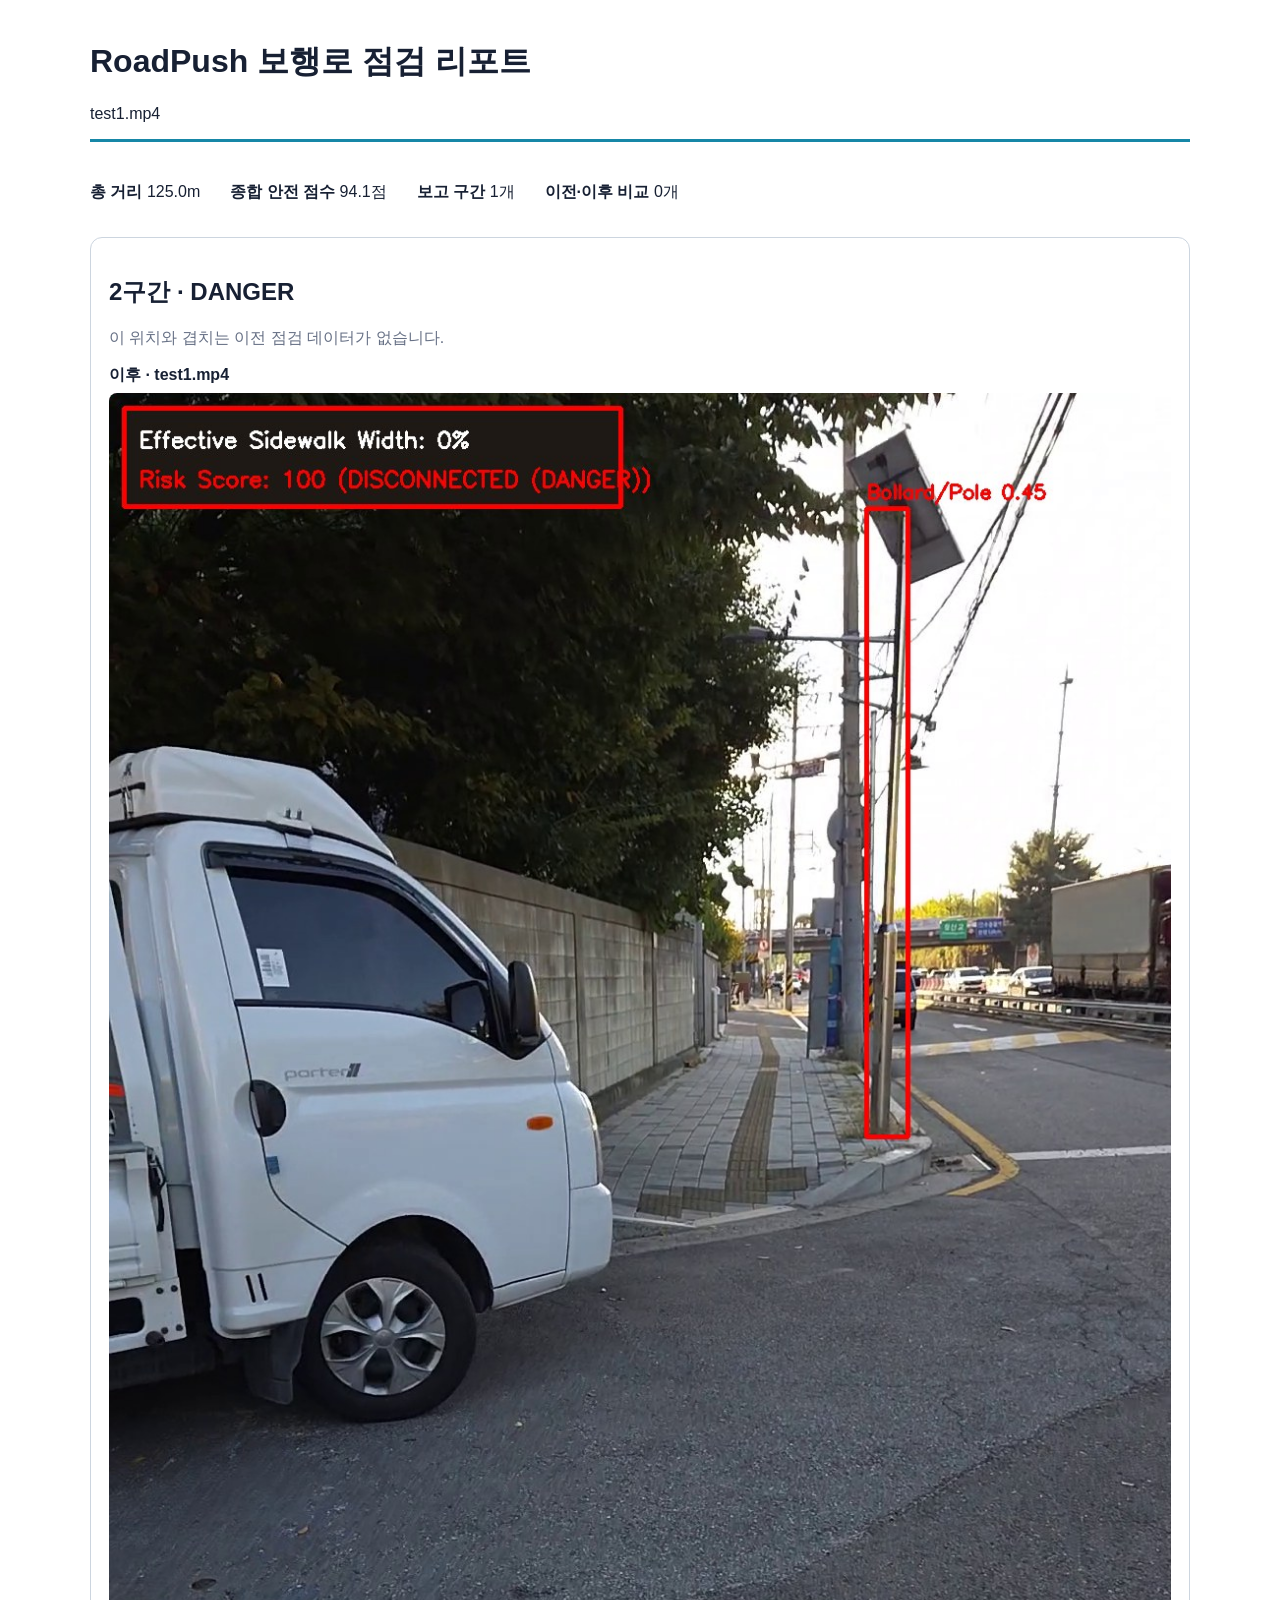
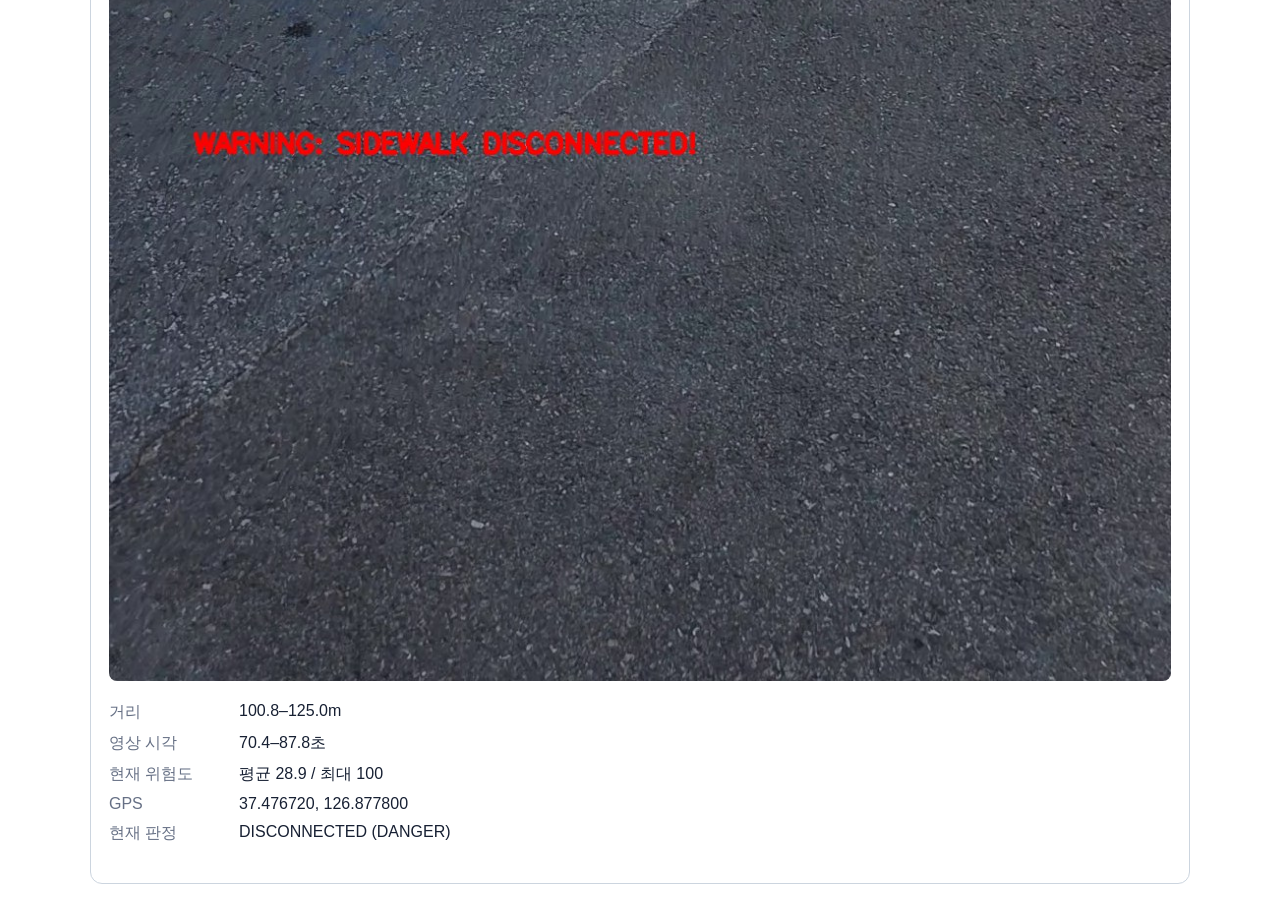
<file: 제출자료/지자체점검리포트/video_1/inspection_report.html>
<!doctype html><html lang="ko"><head><meta charset="utf-8"><title>RoadPush 점검 리포트</title>
        <style>body{font-family:sans-serif;max-width:1100px;margin:40px auto;color:#172033}header{border-bottom:3px solid #1687a7;margin-bottom:24px}.summary{display:flex;gap:30px;flex-wrap:wrap}article{break-inside:avoid;border:1px solid #ccd5df;border-radius:12px;padding:18px;margin:18px 0}.comparison{display:grid;grid-template-columns:1fr 1fr;gap:14px}figure{margin:10px 0}figcaption{font-weight:700;margin-bottom:7px}img{display:block;width:100%;height:auto;border-radius:8px;background:#eef2f6}.missing-image{display:grid;place-items:center;width:100%;aspect-ratio:16/9;border-radius:8px;background:#eef2f6;color:#667085}.change{padding:10px;border-radius:8px;background:#eef6f8}.change.개선{color:#087a61}.change.악화{color:#c13644}.new-location{color:#667085}dl div{display:flex;gap:20px;padding:5px 0}dt{width:110px;color:#667085}dd{margin:0}@media(max-width:700px){.comparison{grid-template-columns:1fr}}</style></head>
        <body><header><h1>RoadPush 보행로 점검 리포트</h1><p>test1.mp4</p></header>
        <section class="summary"><p><b>총 거리</b> 125.0m</p><p><b>종합 안전 점수</b> 94.1점</p><p><b>보고 구간</b> 1개</p><p><b>이전·이후 비교</b> 0개</p></section>
        
            <article>
              <h2>2구간 · DANGER</h2>
              <p class="new-location">이 위치와 겹치는 이전 점검 데이터가 없습니다.</p><figure><figcaption>이후 · test1.mp4</figcaption><img src="frames/segment_001_after.jpg" alt="현재 분석 프레임"></figure>
              <dl>
                <div><dt>거리</dt><dd>100.8–125.0m</dd></div>
                <div><dt>영상 시각</dt><dd>70.4–87.8초</dd></div>
                <div><dt>현재 위험도</dt><dd>평균 28.9 / 최대 100</dd></div>
                <div><dt>GPS</dt><dd>37.476720, 126.877800</dd></div>
                <div><dt>현재 판정</dt><dd>DISCONNECTED (DANGER)</dd></div>
              </dl>
            </article>
            </body></html>
</file>
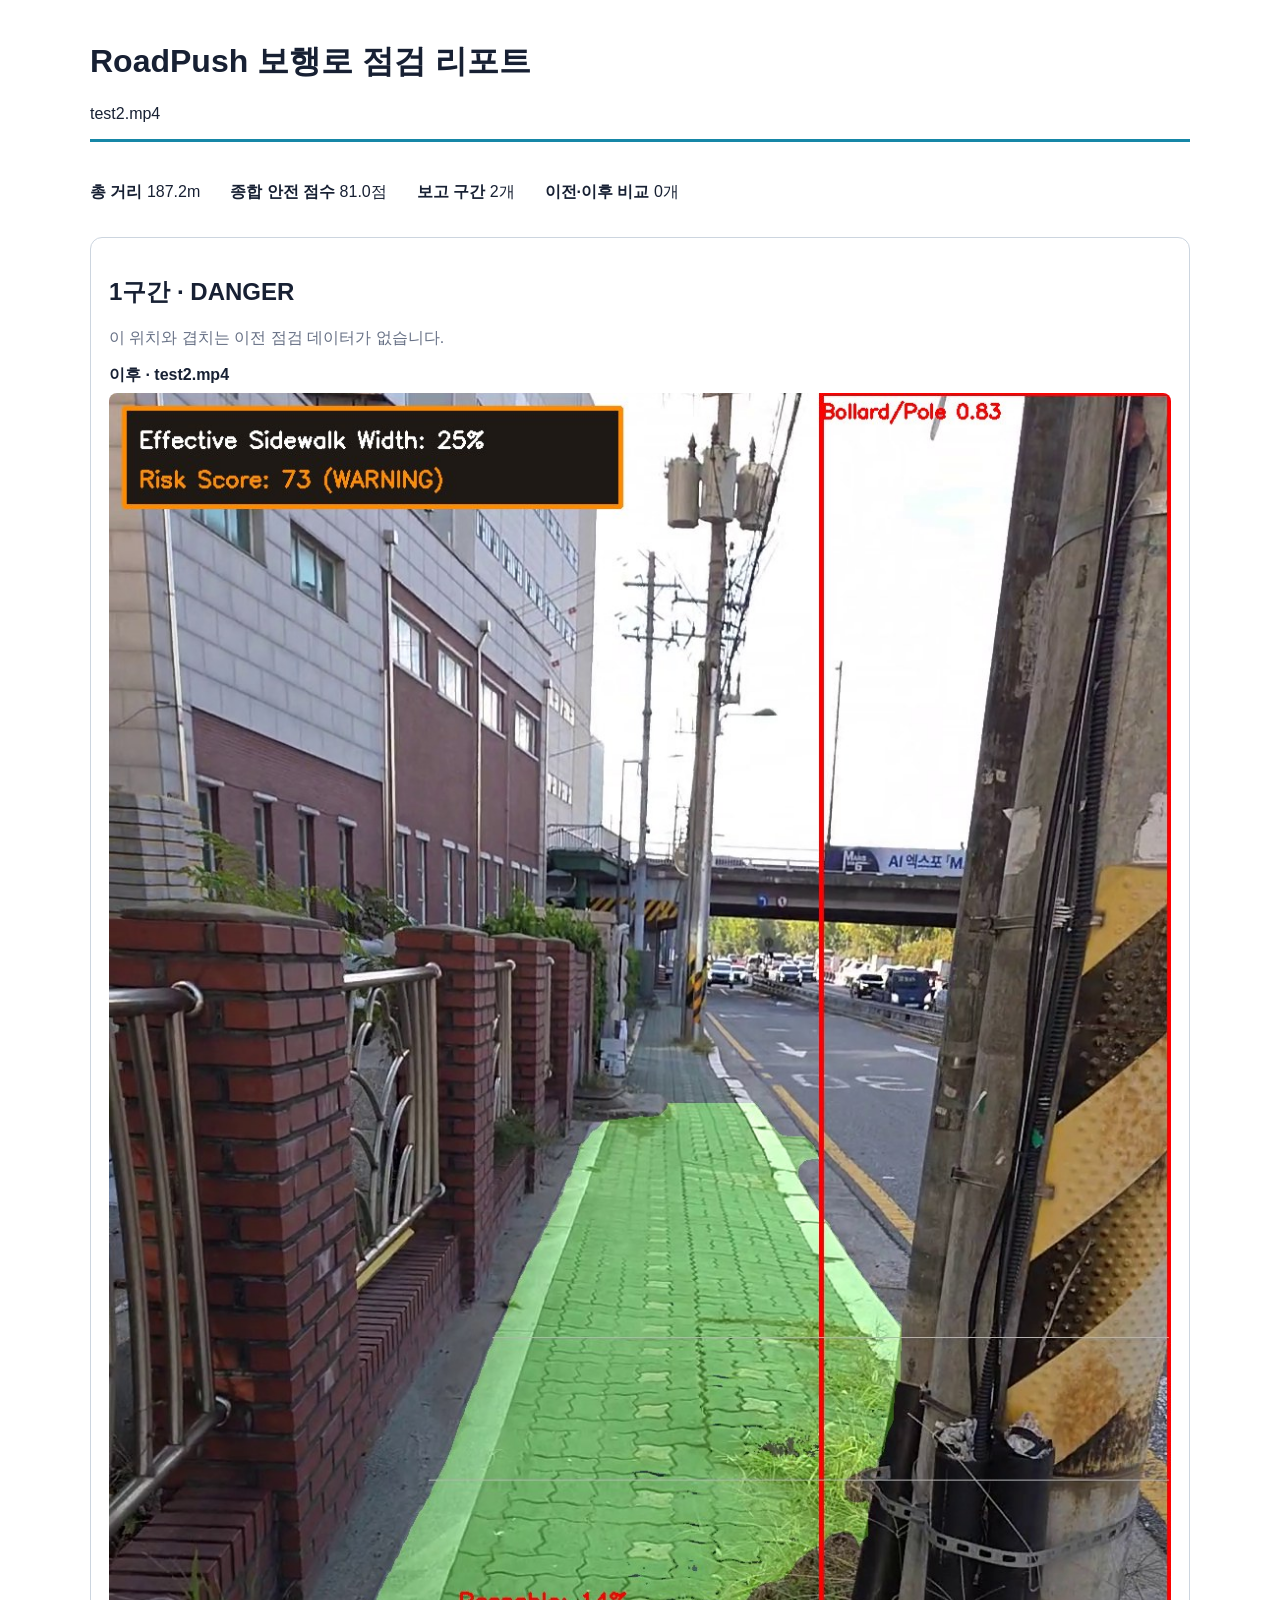
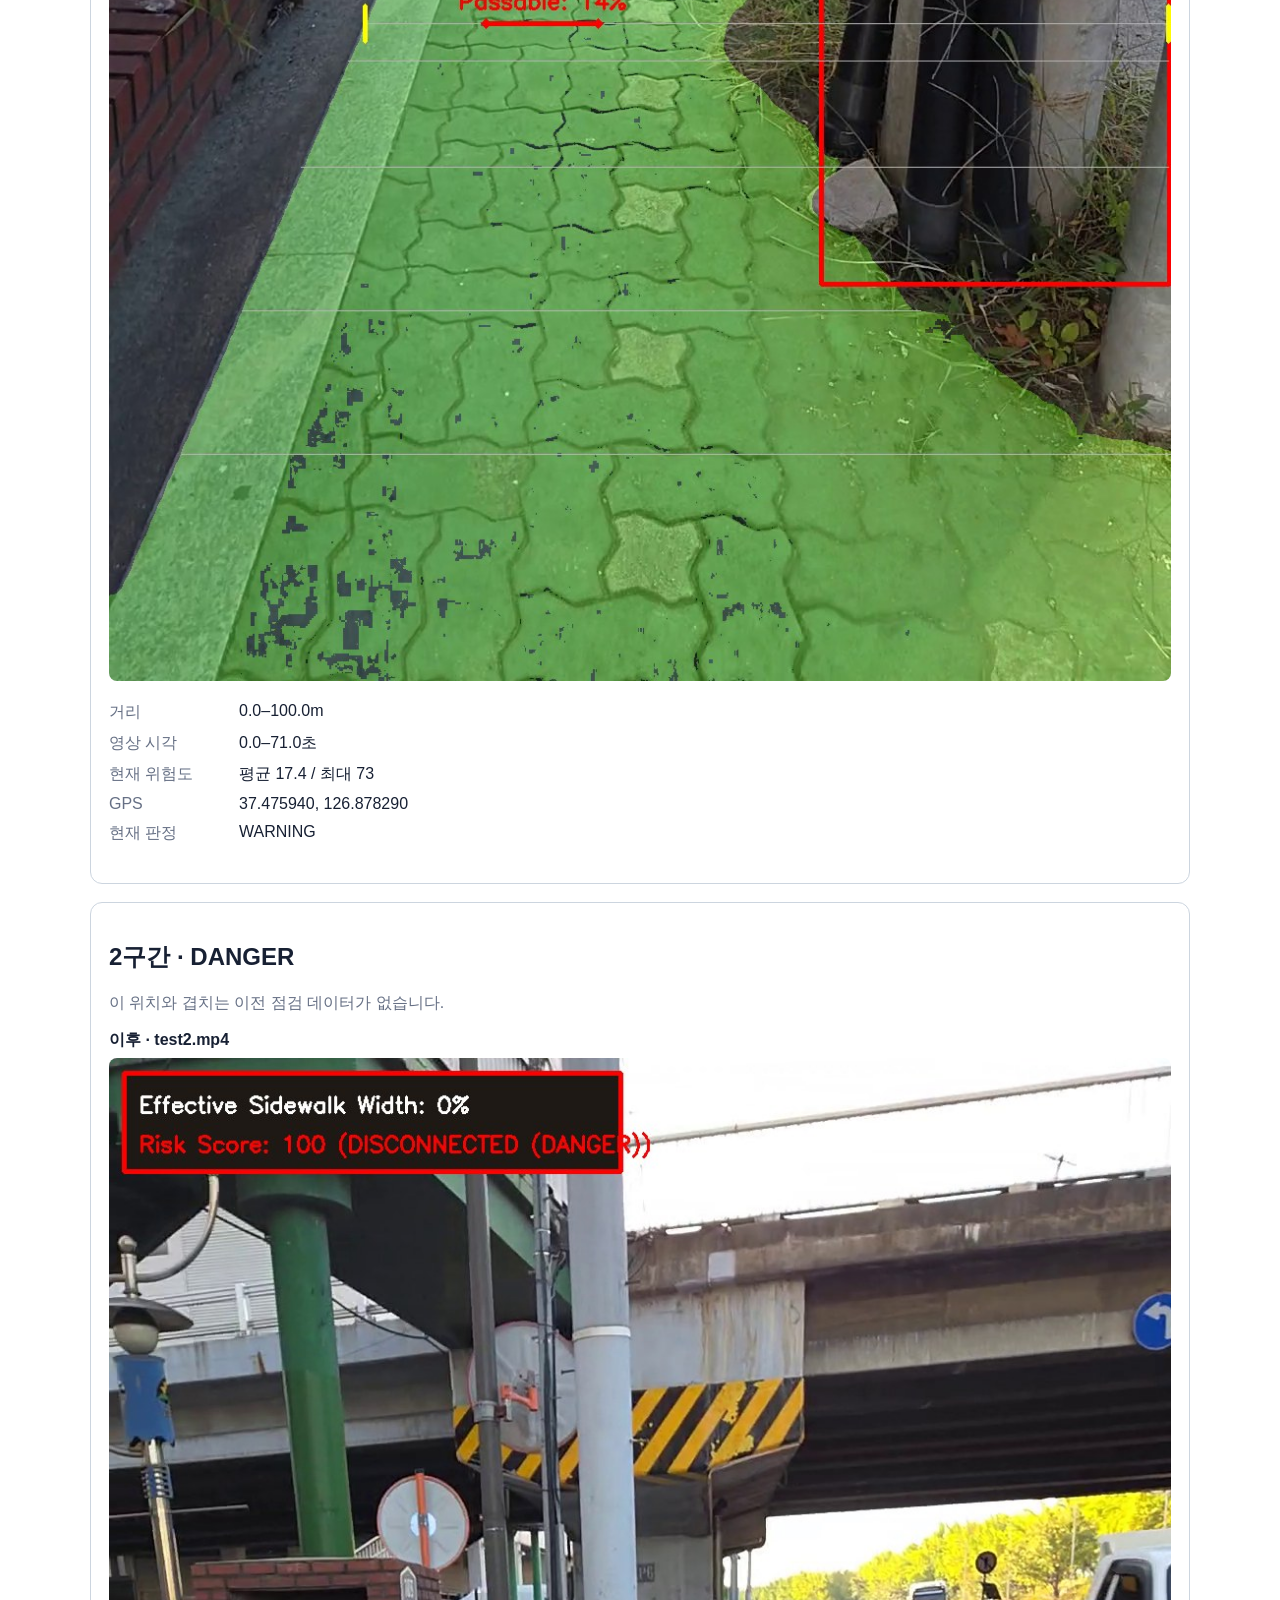
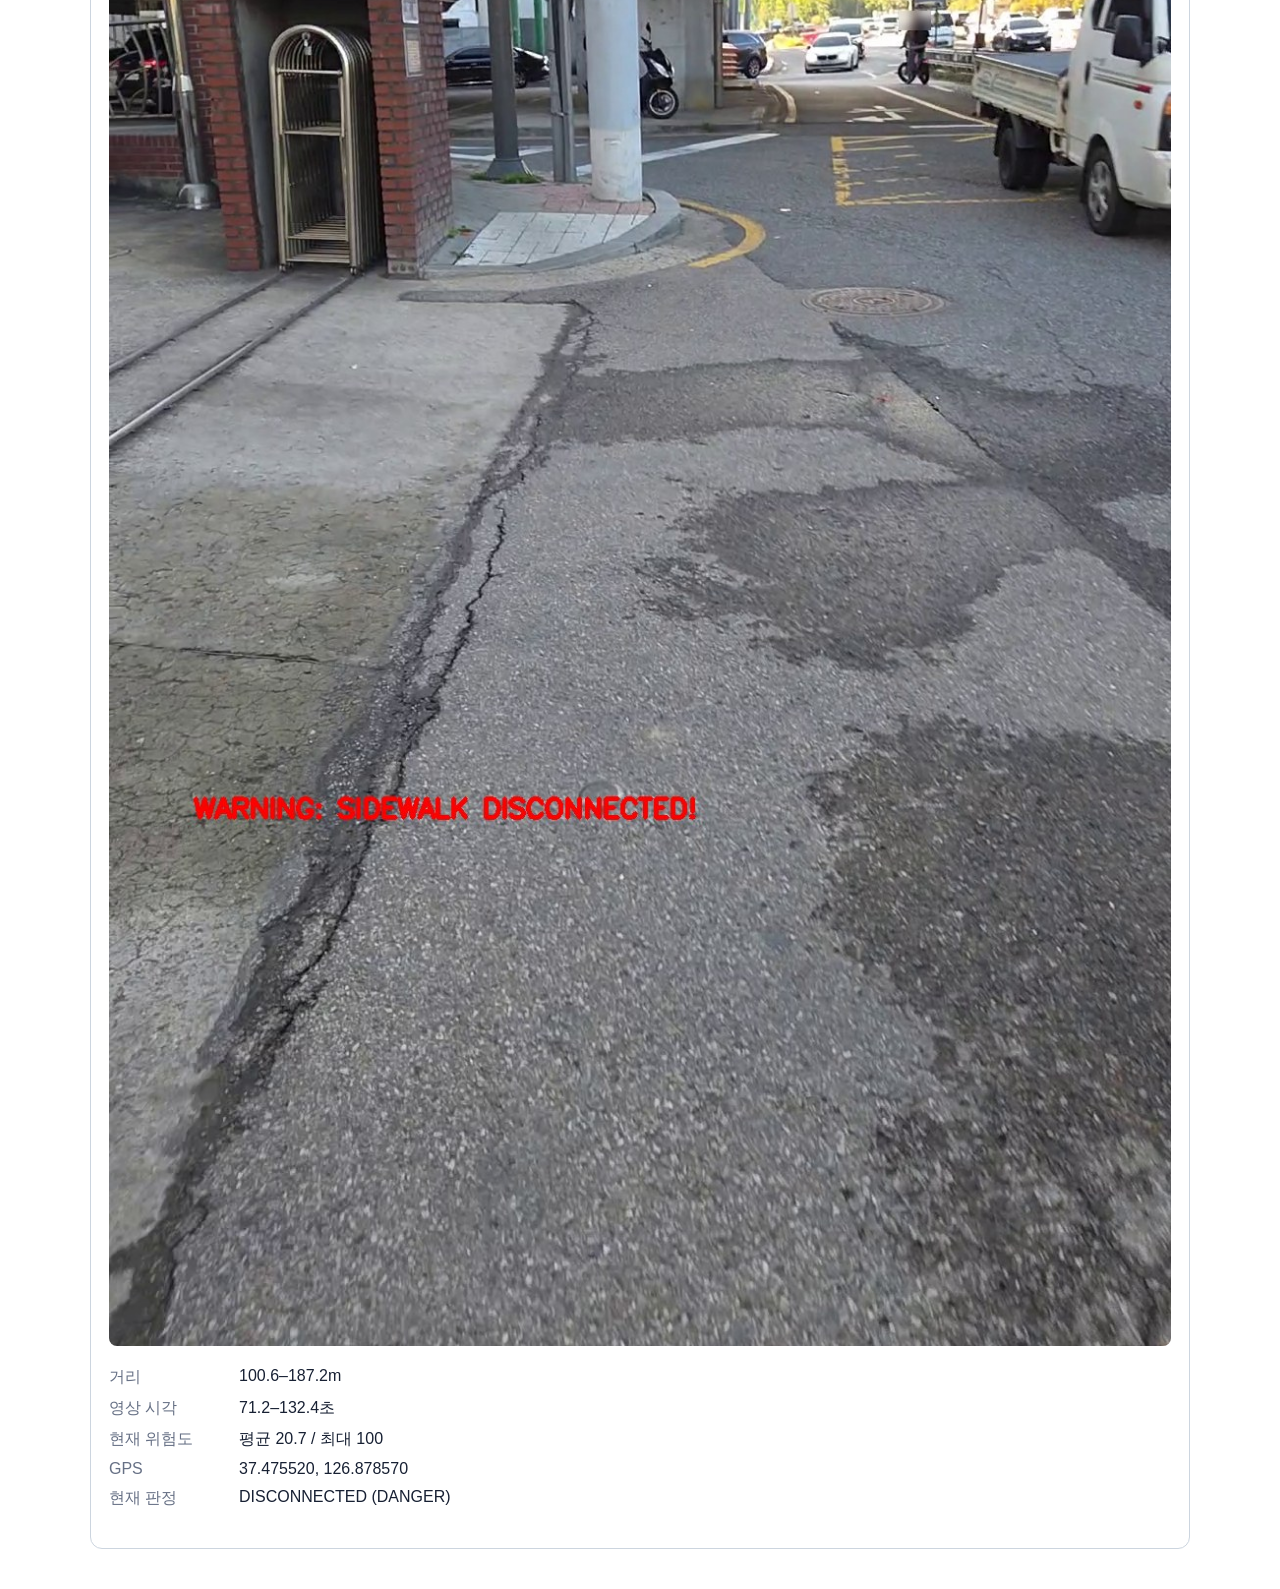
<file: 제출자료/지자체점검리포트/video_2/inspection_report.html>
<!doctype html><html lang="ko"><head><meta charset="utf-8"><title>RoadPush 점검 리포트</title>
        <style>body{font-family:sans-serif;max-width:1100px;margin:40px auto;color:#172033}header{border-bottom:3px solid #1687a7;margin-bottom:24px}.summary{display:flex;gap:30px;flex-wrap:wrap}article{break-inside:avoid;border:1px solid #ccd5df;border-radius:12px;padding:18px;margin:18px 0}.comparison{display:grid;grid-template-columns:1fr 1fr;gap:14px}figure{margin:10px 0}figcaption{font-weight:700;margin-bottom:7px}img{display:block;width:100%;height:auto;border-radius:8px;background:#eef2f6}.missing-image{display:grid;place-items:center;width:100%;aspect-ratio:16/9;border-radius:8px;background:#eef2f6;color:#667085}.change{padding:10px;border-radius:8px;background:#eef6f8}.change.개선{color:#087a61}.change.악화{color:#c13644}.new-location{color:#667085}dl div{display:flex;gap:20px;padding:5px 0}dt{width:110px;color:#667085}dd{margin:0}@media(max-width:700px){.comparison{grid-template-columns:1fr}}</style></head>
        <body><header><h1>RoadPush 보행로 점검 리포트</h1><p>test2.mp4</p></header>
        <section class="summary"><p><b>총 거리</b> 187.2m</p><p><b>종합 안전 점수</b> 81.0점</p><p><b>보고 구간</b> 2개</p><p><b>이전·이후 비교</b> 0개</p></section>
        
            <article>
              <h2>1구간 · DANGER</h2>
              <p class="new-location">이 위치와 겹치는 이전 점검 데이터가 없습니다.</p><figure><figcaption>이후 · test2.mp4</figcaption><img src="frames/segment_000_after.jpg" alt="현재 분석 프레임"></figure>
              <dl>
                <div><dt>거리</dt><dd>0.0–100.0m</dd></div>
                <div><dt>영상 시각</dt><dd>0.0–71.0초</dd></div>
                <div><dt>현재 위험도</dt><dd>평균 17.4 / 최대 73</dd></div>
                <div><dt>GPS</dt><dd>37.475940, 126.878290</dd></div>
                <div><dt>현재 판정</dt><dd>WARNING</dd></div>
              </dl>
            </article>
            
            <article>
              <h2>2구간 · DANGER</h2>
              <p class="new-location">이 위치와 겹치는 이전 점검 데이터가 없습니다.</p><figure><figcaption>이후 · test2.mp4</figcaption><img src="frames/segment_001_after.jpg" alt="현재 분석 프레임"></figure>
              <dl>
                <div><dt>거리</dt><dd>100.6–187.2m</dd></div>
                <div><dt>영상 시각</dt><dd>71.2–132.4초</dd></div>
                <div><dt>현재 위험도</dt><dd>평균 20.7 / 최대 100</dd></div>
                <div><dt>GPS</dt><dd>37.475520, 126.878570</dd></div>
                <div><dt>현재 판정</dt><dd>DISCONNECTED (DANGER)</dd></div>
              </dl>
            </article>
            </body></html>
</file>
